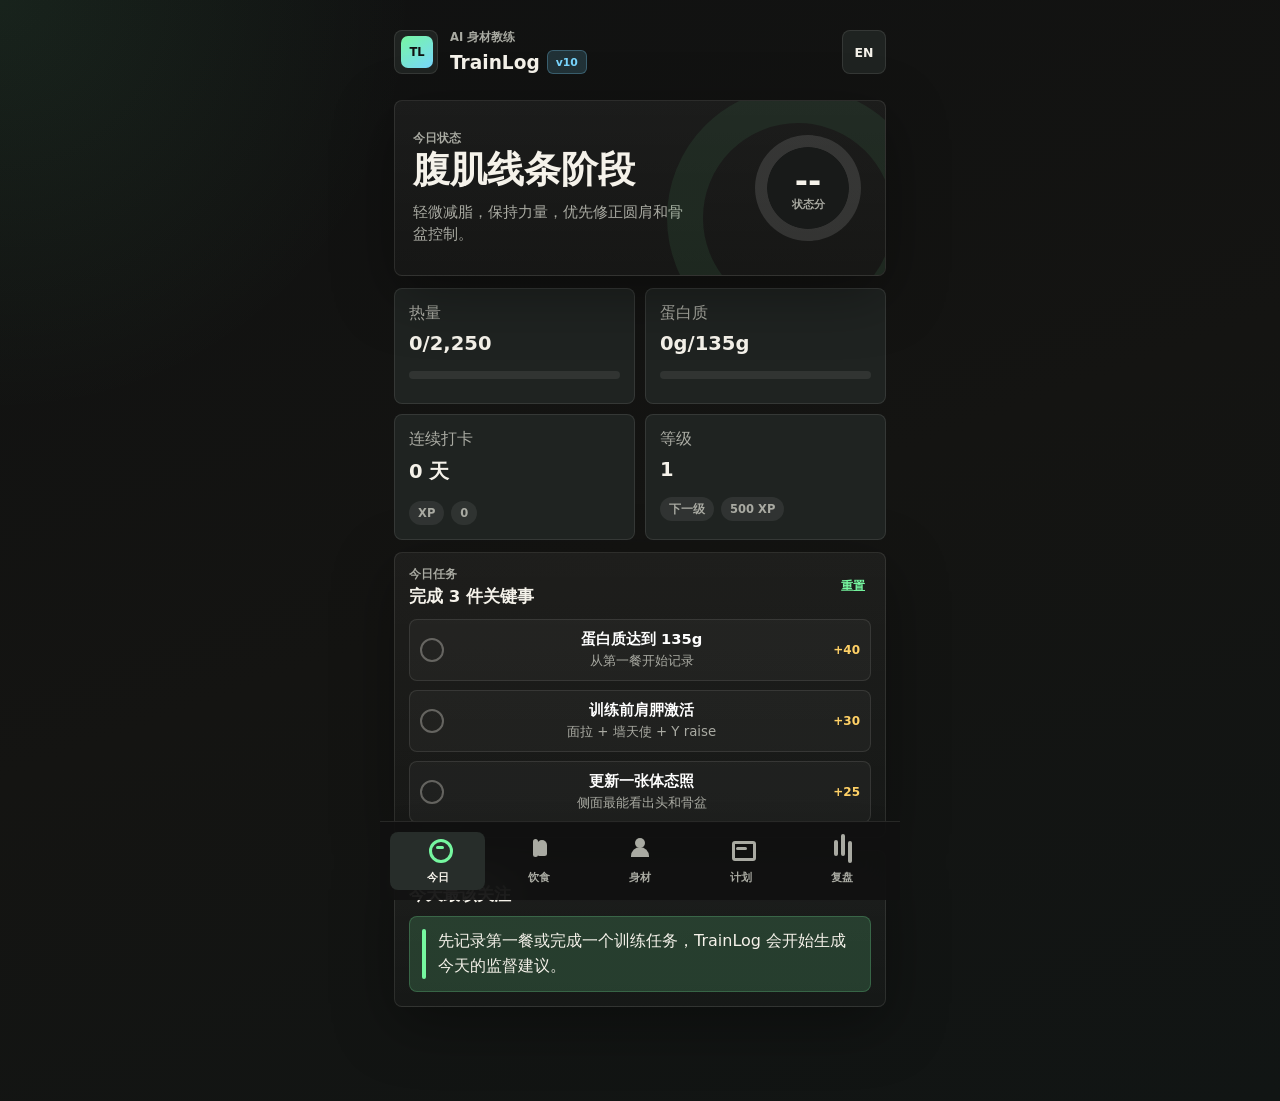
<file: index.html>
<!doctype html>
<html lang="zh-CN">
  <head>
    <meta charset="utf-8" />
    <meta name="viewport" content="width=device-width, initial-scale=1, viewport-fit=cover" />
    <meta name="theme-color" content="#101111" />
    <title>TrainLog</title>
    <link rel="manifest" href="manifest.webmanifest" />
    <link rel="icon" href="icon.svg" type="image/svg+xml" />
    <link rel="apple-touch-icon" href="icon.svg" />
    <link rel="stylesheet" href="styles.css?v=10" />
  </head>
  <body>
    <div class="app-shell">
      <header class="topbar">
        <button class="avatar-button" id="profileButton" aria-label="Profile">
          <span>TL</span>
        </button>
        <div>
          <p class="eyebrow" data-i18n="top_eyebrow">AI 身材教练</p>
          <h1>TrainLog <button class="version-button" id="checkUpdateButton" type="button" aria-label="Check for updates">v10</button></h1>
        </div>
        <button class="language-toggle" id="languageToggle" type="button" aria-label="Switch language">EN</button>
      </header>

      <main>
        <section class="screen is-active" id="screen-today" data-screen="today" aria-label="Today">
          <div class="hero-panel">
            <div>
              <p class="eyebrow" data-i18n="today_eyebrow">今日状态</p>
              <h2 data-i18n="today_title">腹肌线条阶段</h2>
              <p class="hero-copy" data-i18n="today_copy">轻微减脂，保持力量，优先修正圆肩和骨盆控制。</p>
            </div>
            <div class="score-orbit" aria-label="Readiness score">
              <span id="readinessScore">86</span>
              <small data-i18n="readiness">状态分</small>
            </div>
          </div>

          <div class="metric-grid">
            <article class="metric-card">
              <p data-i18n="calories">热量</p>
              <strong><span id="caloriesValue">1,240</span>/<span id="caloriesGoal">2,250</span></strong>
              <div class="mini-bar"><span id="caloriesBar"></span></div>
            </article>
            <article class="metric-card">
              <p data-i18n="protein">蛋白质</p>
              <strong><span id="proteinValue">92</span>g/<span id="proteinGoal">135</span>g</strong>
              <div class="mini-bar protein"><span id="proteinBar"></span></div>
            </article>
            <article class="metric-card">
              <p data-i18n="streak">连续打卡</p>
              <strong><span id="streakValue">6</span> <span data-i18n="days">天</span></strong>
              <div class="mini-badges">
                <span>XP</span>
                <span id="xpValue">420</span>
              </div>
            </article>
            <article class="metric-card">
              <p data-i18n="level">等级</p>
              <strong><span id="levelValue">4</span></strong>
              <div class="mini-badges">
                <span data-i18n="next_level">下一级</span>
                <span id="nextLevelValue">80 XP</span>
              </div>
            </article>
          </div>

          <section class="section-block">
            <div class="section-heading">
              <div>
                <p class="eyebrow" data-i18n="quests_eyebrow">今日任务</p>
                <h3 data-i18n="quests_title">完成 3 件关键事</h3>
              </div>
              <button class="plain-button" id="resetDayButton" type="button" data-i18n="reset">重置</button>
            </div>
            <div class="quest-list" id="questList"></div>
          </section>

          <section class="section-block">
            <div class="section-heading">
              <div>
                <p class="eyebrow" data-i18n="coach_eyebrow">AI 教练</p>
                <h3 data-i18n="coach_title">今天最该关注</h3>
              </div>
            </div>
            <div class="coach-card">
              <div class="coach-mark"></div>
              <p id="coachMessage" data-i18n="coach_message">先记录第一餐或完成一个训练任务，TrainLog 会开始生成今天的监督建议。</p>
            </div>
          </section>
        </section>

        <section class="screen" id="screen-food" data-screen="food" aria-label="Food">
          <div class="section-heading screen-heading">
            <div>
              <p class="eyebrow" data-i18n="food_eyebrow">饮食记录</p>
              <h2 data-i18n="food_title">拍照，估算，复用</h2>
            </div>
            <span class="confidence-pill" id="foodAiStatusPill">粗略模式</span>
          </div>

          <section class="tool-panel">
            <div class="scan-tabs" role="tablist" aria-label="Meal type">
              <button class="chip is-active" data-meal-type="meal" type="button" data-i18n="meal_photo">饭菜肉</button>
              <button class="chip" data-meal-type="package" type="button" data-i18n="package_photo">包装食品</button>
              <button class="chip" data-meal-type="manual" type="button" data-i18n="manual_input">手动输入</button>
            </div>
            <div class="meal-mode-card" id="mealModeCard">
              <strong id="mealModeTitle">饭菜肉模式</strong>
              <p id="mealModeCopy">适合饭、菜、肉、外食便当。上传餐食照片，补充克数会更准。</p>
            </div>
            <div class="camera-action-row" id="cameraActionRow">
              <button class="secondary-button" id="takeFoodPhotoButton" type="button">
                <span class="camera-symbol" aria-hidden="true"></span>
                <span id="takeFoodPhotoLabel">直接拍餐食</span>
              </button>
              <button class="secondary-button" id="takeLabelPhotoButton" type="button">
                <span class="camera-symbol" aria-hidden="true"></span>
                <span data-i18n="take_label_photo">拍营养表</span>
              </button>
              <input class="camera-input" id="foodCameraInput" type="file" accept="image/*" capture="environment" />
              <input class="camera-input" id="labelCameraInput" type="file" accept="image/*" capture="environment" />
            </div>
            <label class="upload-zone" id="foodUploadZone" for="foodPhoto">
              <input id="foodPhoto" type="file" accept="image/*" multiple />
              <span class="upload-icon"></span>
              <strong id="foodUploadTitle" data-i18n="upload_food">上传食物照片</strong>
              <small id="foodUploadHint" data-i18n="upload_food_hint">包装食品可再拍营养表，提高准确度</small>
            </label>
            <div class="upload-preview-grid" id="foodPreviewGrid"></div>
            <label class="upload-zone compact" id="labelUploadZone" for="labelPhoto">
              <input id="labelPhoto" type="file" accept="image/*" multiple />
              <span class="upload-icon label"></span>
              <strong id="labelUploadTitle" data-i18n="upload_label">上传营养表或配料表</strong>
              <small id="labelUploadHint" data-i18n="optional">可选</small>
            </label>
            <div class="upload-preview-grid" id="labelPreviewGrid"></div>
            <div class="field-grid">
              <label>
                <span data-i18n="food_name">食物名称</span>
                <input id="foodName" type="text" data-i18n-placeholder="food_name_placeholder" placeholder="例如：鸡胸饭 + 青菜" />
              </label>
              <label>
                <span data-i18n="amount_eaten">实际吃了多少</span>
                <input id="foodAmount" type="text" data-i18n-placeholder="amount_eaten_placeholder" placeholder="例如：2 片 / 半包 / 1 碗" />
              </label>
              <label>
                <span data-i18n="grams">估算克数</span>
                <input id="foodGrams" type="number" min="0" inputmode="decimal" data-i18n-placeholder="grams_placeholder" placeholder="可选" />
              </label>
            </div>
            <label>
              <span data-i18n="notes">补充信息</span>
              <textarea id="foodNotes" rows="3" data-i18n-placeholder="food_notes_placeholder" placeholder="例如：少油，半碗饭，鸡胸大概一掌半"></textarea>
            </label>
            <div class="button-row">
              <button class="primary-button" id="estimateFoodButton" type="button" data-i18n="estimate">AI 估算</button>
              <button class="secondary-button" id="saveFavoriteButton" type="button" data-i18n="save_favorite">收藏</button>
            </div>
            <p class="privacy-note" data-i18n="ai_photo_privacy">启用真实 AI 分析后，所选食物照片会发送到你配置的 AI 服务。</p>
          </section>

          <section class="section-block manual-label-panel" id="manualLabelPanel">
            <div class="section-heading">
              <div>
                <p class="eyebrow" data-i18n="manual_label_eyebrow">可靠后备</p>
                <h3 data-i18n="manual_label_title">手动营养表计算</h3>
              </div>
              <span class="confidence-pill verified-pill" data-i18n="manual_label">营养表计算</span>
            </div>
            <p class="muted" data-i18n="manual_label_intro">把包装上同一栏的热量和营养素输入，再填写实际吃下的份数、个数或克数。</p>
            <div class="field-grid">
              <label>
                <span data-i18n="label_basis">标签基准</span>
                <select id="labelBasisInput">
                  <option value="per_serving" data-i18n="per_serving">每份</option>
                  <option value="per_unit" data-i18n="per_unit">每片 / 每个</option>
                  <option value="per_100g" data-i18n="per_100g">每 100g</option>
                </select>
              </label>
              <label>
                <span data-i18n="consumed_multiplier">实际吃下数量</span>
                <input id="labelConsumedInput" type="number" min="0" step="0.01" inputmode="decimal" placeholder="1" />
              </label>
              <label>
                <span data-i18n="label_calories">标签热量 kcal</span>
                <input id="labelCaloriesInput" type="number" min="0" step="0.1" inputmode="decimal" />
              </label>
              <label>
                <span data-i18n="label_protein">标签蛋白质 g</span>
                <input id="labelProteinInput" type="number" min="0" step="0.1" inputmode="decimal" />
              </label>
              <label>
                <span data-i18n="label_carbs">标签碳水 g</span>
                <input id="labelCarbsInput" type="number" min="0" step="0.1" inputmode="decimal" />
              </label>
              <label>
                <span data-i18n="label_fat">标签脂肪 g</span>
                <input id="labelFatInput" type="number" min="0" step="0.1" inputmode="decimal" />
              </label>
            </div>
            <button class="primary-button full" id="calculateLabelButton" type="button" data-i18n="calculate_label">按营养表计算</button>
          </section>

          <section class="section-block">
            <div class="section-heading">
              <div>
                <p class="eyebrow" data-i18n="result_eyebrow">估算结果</p>
                <h3 id="foodResultTitle" data-i18n="awaiting_scan">等待扫描</h3>
              </div>
              <span class="confidence-pill" id="confidencePill">0%</span>
            </div>
            <div class="nutrition-grid">
              <div><span data-i18n="calories_short">热量</span><strong id="resultCalories">--</strong></div>
              <div><span data-i18n="protein_short">蛋白</span><strong id="resultProtein">--</strong></div>
              <div><span data-i18n="carbs">碳水</span><strong id="resultCarbs">--</strong></div>
              <div><span data-i18n="fat">脂肪</span><strong id="resultFat">--</strong></div>
            </div>
            <div class="button-row">
              <button class="primary-button" id="addFoodToTodayButton" type="button" data-i18n="add_to_today" disabled>加入今日</button>
              <button class="secondary-button" id="clearTodayFoodButton" type="button" data-i18n="clear_today_food">清空今日饮食</button>
            </div>
            <p class="muted" id="foodCoachNote" data-i18n="food_empty_note">拍照或输入后会生成热量、宏量营养和准确度建议。</p>
          </section>

          <section class="section-block">
            <div class="section-heading">
              <div>
                <p class="eyebrow" data-i18n="favorites_eyebrow">常用食物</p>
                <h3 data-i18n="favorites_title">一键复用</h3>
              </div>
            </div>
            <div class="favorite-list" id="favoriteList"></div>
          </section>

          <section class="section-block">
            <div class="section-heading">
              <div>
                <p class="eyebrow" data-i18n="history_eyebrow">饮食历史</p>
                <h3 data-i18n="history_title">回看每天吃了什么</h3>
              </div>
              <button class="tiny-button" id="showAllHistoryButton" type="button" data-i18n="show_all">全部</button>
            </div>
            <label class="history-date-filter">
              <span data-i18n="filter_date">筛选日期</span>
              <input id="historyDateInput" type="date" />
            </label>
            <div class="food-history-list" id="foodHistoryList"></div>
          </section>
        </section>

        <section class="screen" id="screen-body" data-screen="body" aria-label="Body">
          <div class="section-heading screen-heading">
            <div>
              <p class="eyebrow" data-i18n="body_eyebrow">身材与体态</p>
              <h2 data-i18n="body_title">直接指出问题，鼓励推进</h2>
            </div>
          </div>

          <section class="tool-panel">
            <div class="body-upload-grid">
              <label class="body-upload" for="frontPhoto">
                <input id="frontPhoto" type="file" accept="image/*" capture="environment" />
                <span data-i18n="front">正面</span>
                <img id="frontPreview" alt="" hidden />
              </label>
              <label class="body-upload" for="sidePhoto">
                <input id="sidePhoto" type="file" accept="image/*" capture="environment" />
                <span data-i18n="side">侧面</span>
                <img id="sidePreview" alt="" hidden />
              </label>
              <label class="body-upload" for="backPhoto">
                <input id="backPhoto" type="file" accept="image/*" capture="environment" />
                <span data-i18n="back">背面</span>
                <img id="backPreview" alt="" hidden />
              </label>
            </div>
            <button class="primary-button full" id="analyzeBodyButton" type="button" data-i18n="analyze_body">分析身材与体态</button>
          </section>

          <section class="posture-layout">
            <div class="posture-visual" aria-hidden="true">
              <div class="head-node"></div>
              <div class="spine-line"></div>
              <div class="shoulder-line"></div>
              <div class="hip-line"></div>
              <div class="knee-line"></div>
              <span class="tag tag-neck" data-i18n="neck_tag">头前伸</span>
              <span class="tag tag-shoulder" data-i18n="shoulder_tag">圆肩</span>
              <span class="tag tag-hip" data-i18n="hip_tag">骨盆控制</span>
            </div>
            <div class="analysis-list" id="postureList"></div>
          </section>

          <section class="section-block">
            <div class="section-heading">
              <div>
                <p class="eyebrow" data-i18n="physique_eyebrow">身材反馈</p>
                <h3 data-i18n="physique_title">下一阶段重点</h3>
              </div>
            </div>
            <div class="focus-grid" id="physiqueFocus"></div>
          </section>

          <section class="section-block motivation-block">
            <div>
              <p class="eyebrow" data-i18n="future_eyebrow">未来参考</p>
              <h3 data-i18n="future_title">生成目标视觉</h3>
              <p class="muted" data-i18n="future_note">用于激励和方向感，不作为医学或结果承诺。</p>
            </div>
            <button class="secondary-button" id="futureButton" type="button" data-i18n="generate">生成</button>
          </section>
        </section>

        <section class="screen" id="screen-plan" data-screen="plan" aria-label="Plan">
          <div class="section-heading screen-heading">
            <div>
              <p class="eyebrow" data-i18n="plan_eyebrow">训练计划</p>
              <h2 data-i18n="plan_title">6 练 + 体态修复</h2>
            </div>
          </div>

          <section class="week-strip" id="weekStrip"></section>

          <section class="section-block">
            <div class="section-heading">
              <div>
                <p class="eyebrow" data-i18n="today_training_eyebrow">今日训练</p>
                <h3 id="trainingTitle">Pull + Posture</h3>
              </div>
              <span class="confidence-pill" id="trainingLoad">72%</span>
            </div>
            <div class="exercise-list" id="exerciseList"></div>
          </section>

          <section class="section-block training-edit-panel">
            <div class="section-heading">
              <div>
                <p class="eyebrow" data-i18n="custom_training_eyebrow">自定义训练</p>
                <h3 data-i18n="custom_training_title">修改当天内容</h3>
              </div>
            </div>
            <div class="field-grid">
              <label>
                <span data-i18n="exercise_name">动作名称</span>
                <input id="customExerciseName" type="text" data-i18n-placeholder="exercise_name_placeholder" placeholder="例如：上斜哑铃卧推" />
              </label>
              <label>
                <span data-i18n="exercise_detail">组数说明</span>
                <input id="customExerciseDetail" type="text" data-i18n-placeholder="exercise_detail_placeholder" placeholder="4 组，8-10 次" />
              </label>
            </div>
            <div class="button-row wrap">
              <button class="primary-button" id="saveExerciseButton" type="button" data-i18n="save_exercise">保存动作</button>
              <button class="secondary-button" id="clearExerciseButton" type="button" data-i18n="clear_form">清空</button>
              <button class="secondary-button" id="resetTrainingButton" type="button" data-i18n="reset_training">恢复当天默认</button>
            </div>
            <p class="muted" id="trainingEditNote" data-i18n="training_edit_note">编辑或删除默认动作时，会自动复制一份当天计划给你单独修改。</p>
          </section>

          <section class="section-block">
            <div class="section-heading">
              <div>
                <p class="eyebrow" data-i18n="mobility_eyebrow">体态修复</p>
                <h3 data-i18n="mobility_title">8 分钟启动</h3>
              </div>
            </div>
            <div class="mobility-grid" id="mobilityGrid"></div>
          </section>
        </section>

        <section class="screen" id="screen-review" data-screen="review" aria-label="Review">
          <div class="section-heading screen-heading">
            <div>
              <p class="eyebrow" data-i18n="review_eyebrow">每周复盘</p>
              <h2 data-i18n="review_title">看趋势，不看一天</h2>
            </div>
          </div>

          <section class="chart-panel">
            <div class="section-heading">
              <div>
                <p class="eyebrow" data-i18n="trend_eyebrow">7 天趋势</p>
                <h3 data-i18n="trend_title">热量与蛋白质</h3>
              </div>
            </div>
            <div class="bar-chart" id="weeklyChart"></div>
          </section>

          <section class="insight-grid">
            <article>
              <span data-i18n="best_win">最佳进展</span>
              <strong data-i18n="best_win_text">开始后生成</strong>
              <p data-i18n="best_win_copy">记录饮食、训练和体态后，这里会显示你最稳定的进展。</p>
            </article>
            <article>
              <span data-i18n="main_risk">主要风险</span>
              <strong data-i18n="main_risk_text">暂无风险</strong>
              <p data-i18n="main_risk_copy">数据不足时不会乱下结论，记录几天后再判断。</p>
            </article>
            <article>
              <span data-i18n="next_adjustment">下周调整</span>
              <strong data-i18n="next_adjustment_text">等待第一周数据</strong>
              <p data-i18n="next_adjustment_copy">满一周后再调整热量、训练容量和体态任务。</p>
            </article>
          </section>

          <section class="section-block profile-panel">
            <div class="section-heading">
              <div>
                <p class="eyebrow" data-i18n="profile_eyebrow">个人目标</p>
                <h3 data-i18n="profile_title">你的实验参数</h3>
              </div>
            </div>
            <div class="field-grid">
              <label>
                <span data-i18n="height">身高</span>
                <input id="heightInput" type="number" value="177" />
              </label>
              <label>
                <span data-i18n="weight">体重</span>
                <input id="weightInput" type="number" value="66" />
              </label>
              <label>
                <span data-i18n="age">年龄</span>
                <input id="ageInput" type="number" value="20" />
              </label>
              <label>
                <span data-i18n="training_days">每周训练</span>
                <input id="daysInput" type="number" value="6" />
              </label>
            </div>
            <label>
              <span data-i18n="goal">目标</span>
              <textarea id="goalInput" rows="3">改善体态，上镜更好看，练出腹肌。</textarea>
            </label>
            <button class="primary-button full" id="saveProfileButton" type="button" data-i18n="save_profile">保存目标</button>
            <p class="privacy-note" data-i18n="privacy_note">身材照默认只保留在本机预览。体态分析不是医疗诊断。</p>
          </section>

          <section class="section-block sync-panel">
            <div class="section-heading">
              <div>
                <p class="eyebrow" data-i18n="sync_eyebrow">独立 App 与同步</p>
                <h3 data-i18n="sync_title">手机和电脑共用数据</h3>
              </div>
              <span class="confidence-pill" id="syncStatusPill" data-i18n="local_only">本机模式</span>
            </div>
            <p class="muted" data-i18n="sync_intro">正式使用时，把 TrainLog 部署到 HTTPS，然后手机添加到主屏幕。开启云同步后，手机和电脑打开同一个网址即可共享数据。</p>
            <div class="field-grid">
              <label>
                <span data-i18n="sync_endpoint">同步端点</span>
                <input id="syncEndpointInput" type="url" inputmode="url" placeholder="https://your-worker.example.workers.dev" />
              </label>
              <label>
                <span data-i18n="sync_key">同步密钥</span>
                <input id="syncKeyInput" type="password" autocomplete="new-password" placeholder="trainlog-private-key" />
              </label>
            </div>
            <label>
              <span data-i18n="device_name">设备名称</span>
              <input id="deviceNameInput" type="text" placeholder="Haoen iPhone" />
            </label>
            <label>
              <span data-i18n="ai_endpoint">AI 分析端点</span>
              <input id="aiEndpointInput" type="url" inputmode="url" placeholder="https://your-worker.example.workers.dev" />
            </label>
            <div class="button-row wrap">
              <button class="secondary-button" id="saveSyncButton" type="button" data-i18n="save_sync">保存同步设置</button>
              <button class="secondary-button" id="testAiButton" type="button" data-i18n="test_ai">检查 AI 连接</button>
              <button class="primary-button" id="pushSyncButton" type="button" data-i18n="push_sync">上传到云端</button>
              <button class="secondary-button" id="pullSyncButton" type="button" data-i18n="pull_sync">从云端恢复</button>
            </div>
            <div class="button-row wrap">
              <button class="secondary-button" id="exportDataButton" type="button" data-i18n="export_data">导出备份</button>
              <button class="secondary-button" id="importDataButton" type="button" data-i18n="import_data">导入备份</button>
              <input id="importDataInput" type="file" accept="application/json,.json" hidden />
            </div>
            <p class="privacy-note" id="syncNote" data-i18n="sync_note">当前仍是本机优先。没有同步端点时，数据只保存在这台设备的浏览器里。</p>
          </section>
        </section>
      </main>

      <nav class="bottom-nav" aria-label="Primary">
        <button class="nav-item is-active" data-target="today" type="button">
          <span class="nav-icon today"></span>
          <small data-i18n="nav_today">今日</small>
        </button>
        <button class="nav-item" data-target="food" type="button">
          <span class="nav-icon food"></span>
          <small data-i18n="nav_food">饮食</small>
        </button>
        <button class="nav-item" data-target="body" type="button">
          <span class="nav-icon body"></span>
          <small data-i18n="nav_body">身材</small>
        </button>
        <button class="nav-item" data-target="plan" type="button">
          <span class="nav-icon plan"></span>
          <small data-i18n="nav_plan">计划</small>
        </button>
        <button class="nav-item" data-target="review" type="button">
          <span class="nav-icon review"></span>
          <small data-i18n="nav_review">复盘</small>
        </button>
      </nav>
    </div>

    <script src="app.js?v=11" defer></script>
  </body>
</html>
</file>
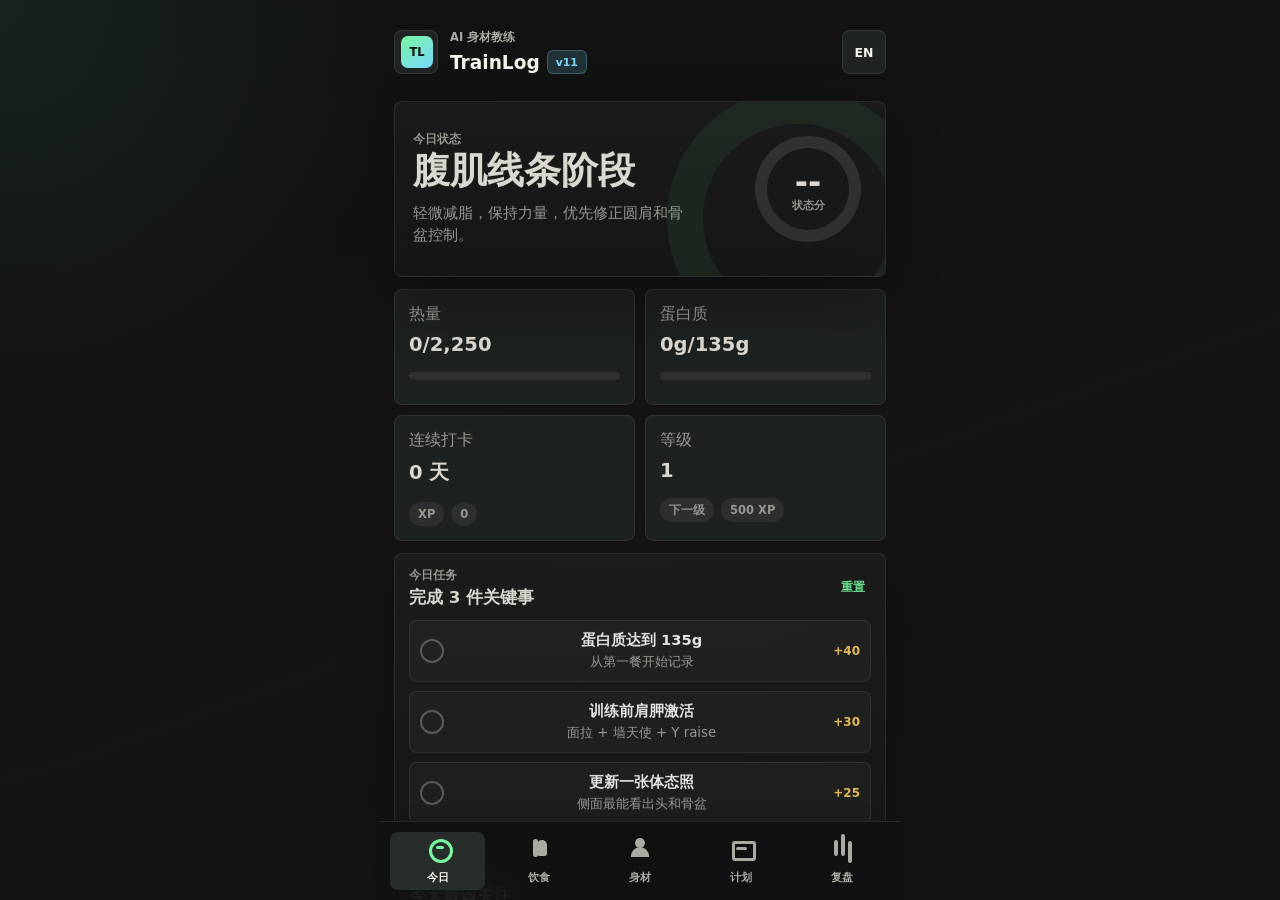
<file: force-update-v11.html>
<!doctype html>
<html lang="zh-CN">
  <head>
    <meta charset="utf-8" />
    <meta name="viewport" content="width=device-width, initial-scale=1" />
    <meta name="theme-color" content="#0b0d0c" />
    <title>TrainLog v11 升级</title>
    <style>
      * { box-sizing: border-box; }
      body { margin: 0; min-height: 100vh; display: grid; place-items: center; padding: 24px; background: #0b0d0c; color: #f2f5f1; font-family: system-ui, -apple-system, "Segoe UI", sans-serif; }
      main { width: min(100%, 440px); }
      h1 { margin: 0 0 12px; font-size: 2rem; }
      p { color: #aeb7b0; line-height: 1.6; }
      #status { min-height: 52px; color: #76e5ac; }
      button { width: 100%; min-height: 52px; border: 0; border-radius: 6px; background: #00d783; color: #07130d; font: inherit; font-weight: 800; }
      button:disabled { opacity: .55; }
    </style>
  </head>
  <body>
    <main>
      <h1>TrainLog v11</h1>
      <p>正在清除旧版 v10 缓存并打开独立 v11。你的饮食、训练与个人数据不会被删除。</p>
      <p id="status">准备升级...</p>
      <button id="upgradeButton" type="button">强制打开 v11</button>
    </main>
    <script>
      const status = document.querySelector("#status");
      const button = document.querySelector("#upgradeButton");
      const pause = (ms) => new Promise((resolve) => setTimeout(resolve, ms));
      async function upgrade() {
        button.disabled = true;
        try {
          status.textContent = "正在移除 v10 Service Worker...";
          const registrations = await navigator.serviceWorker.getRegistrations();
          await Promise.all(registrations.map((registration) => registration.unregister()));
          status.textContent = "正在清除 TrainLog 旧缓存...";
          const cacheNames = await caches.keys();
          await Promise.all(cacheNames.filter((name) => name.startsWith("trainlog-")).map((name) => caches.delete(name)));
          status.textContent = "旧缓存已清除，正在打开独立 v11...";
          await pause(800);
          location.replace(`./v11.html?v=11-force-${Date.now()}`);
        } catch (error) {
          status.textContent = `升级失败：${error.message || "请检查网络后重试"}`;
          button.disabled = false;
        }
      }
      button.addEventListener("click", upgrade);
      upgrade();
    </script>
  </body>
</html>
</file>
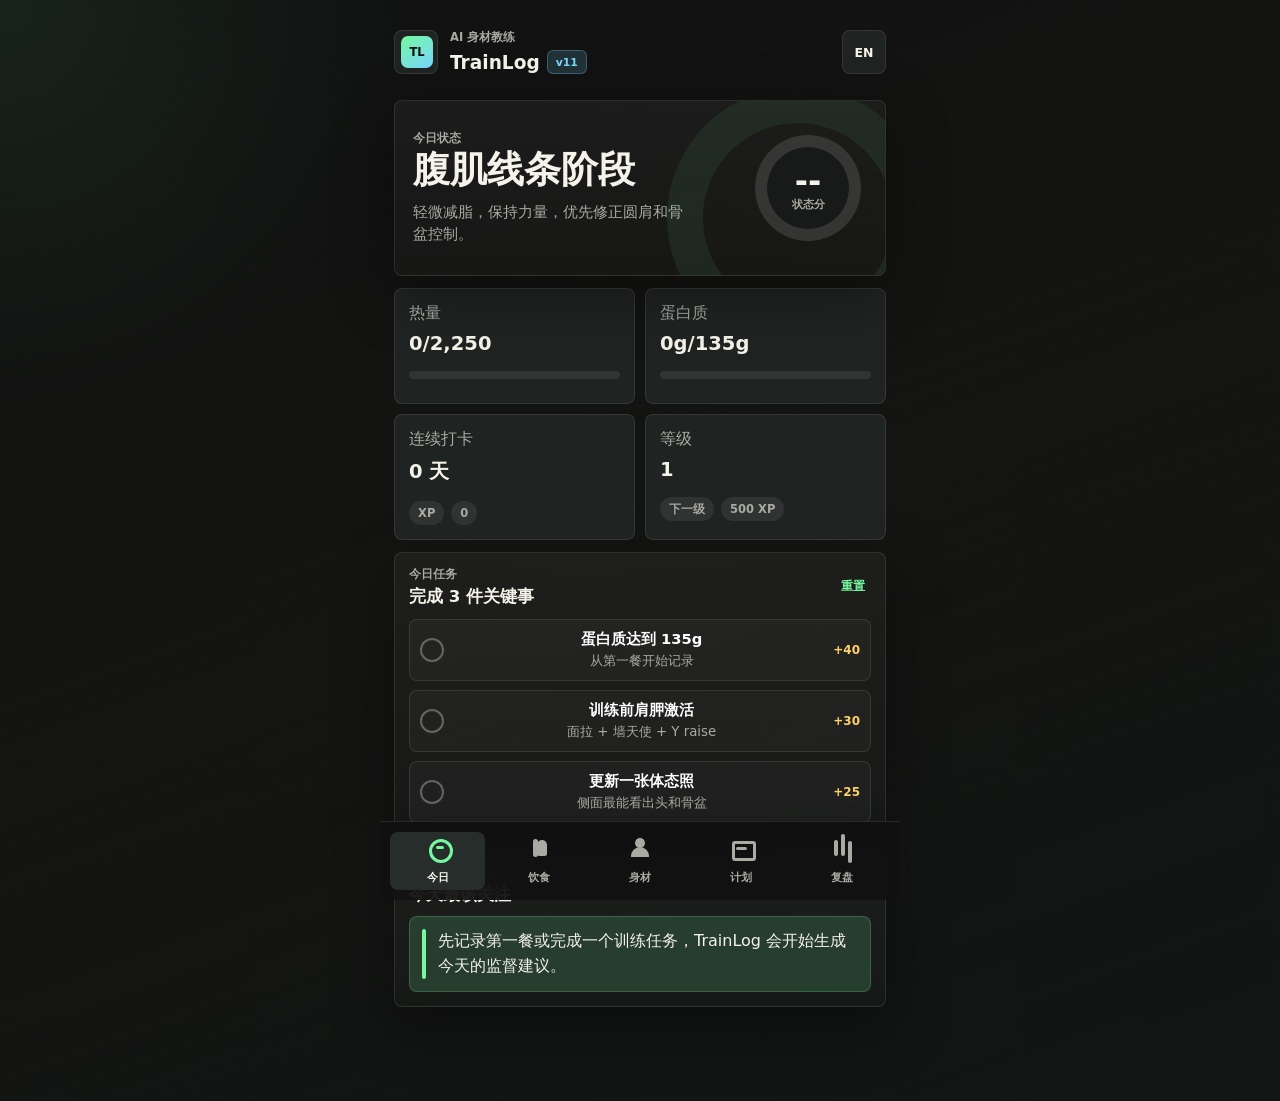
<file: v11.html>
<!doctype html>
<html lang="zh-CN">
  <head>
    <meta charset="utf-8" />
    <meta name="viewport" content="width=device-width, initial-scale=1" />
    <meta name="theme-color" content="#101111" />
    <title>TrainLog v11</title>
    <style>
      body { margin: 0; min-height: 100vh; display: grid; place-items: center; background: #101111; color: #f2f5f1; font-family: system-ui, -apple-system, "Segoe UI", sans-serif; }
    </style>
  </head>
  <body>
    <p>正在启动 TrainLog v11...</p>
    <script>
      (async () => {
        try {
          const response = await fetch(`./index.html?v11-source=${Date.now()}`, { cache: "no-store" });
          if (!response.ok) throw new Error(`HTTP ${response.status}`);
          let html = await response.text();
          html = html
            .replace(/<title>[\s\S]*?<\/title>/i, "<title>TrainLog v11</title>")
            .replace(/>v10<\/button>/g, ">v11</button>")
            .replace(/<script src="app\.js\?v=10" defer><\/script>/, '<script src="app.js?v=10&no-runtime=1"><\/script><script src="trainlog-v11-runtime.js?v=11"><\/script>');
          document.open();
          document.write(html);
          document.close();
        } catch (error) {
          document.body.innerHTML = `<main><h1>TrainLog v11</h1><p>启动失败：${error.message}</p><button onclick="location.reload()">重试</button></main>`;
        }
      })();
    </script>
  </body>
</html>
</file>
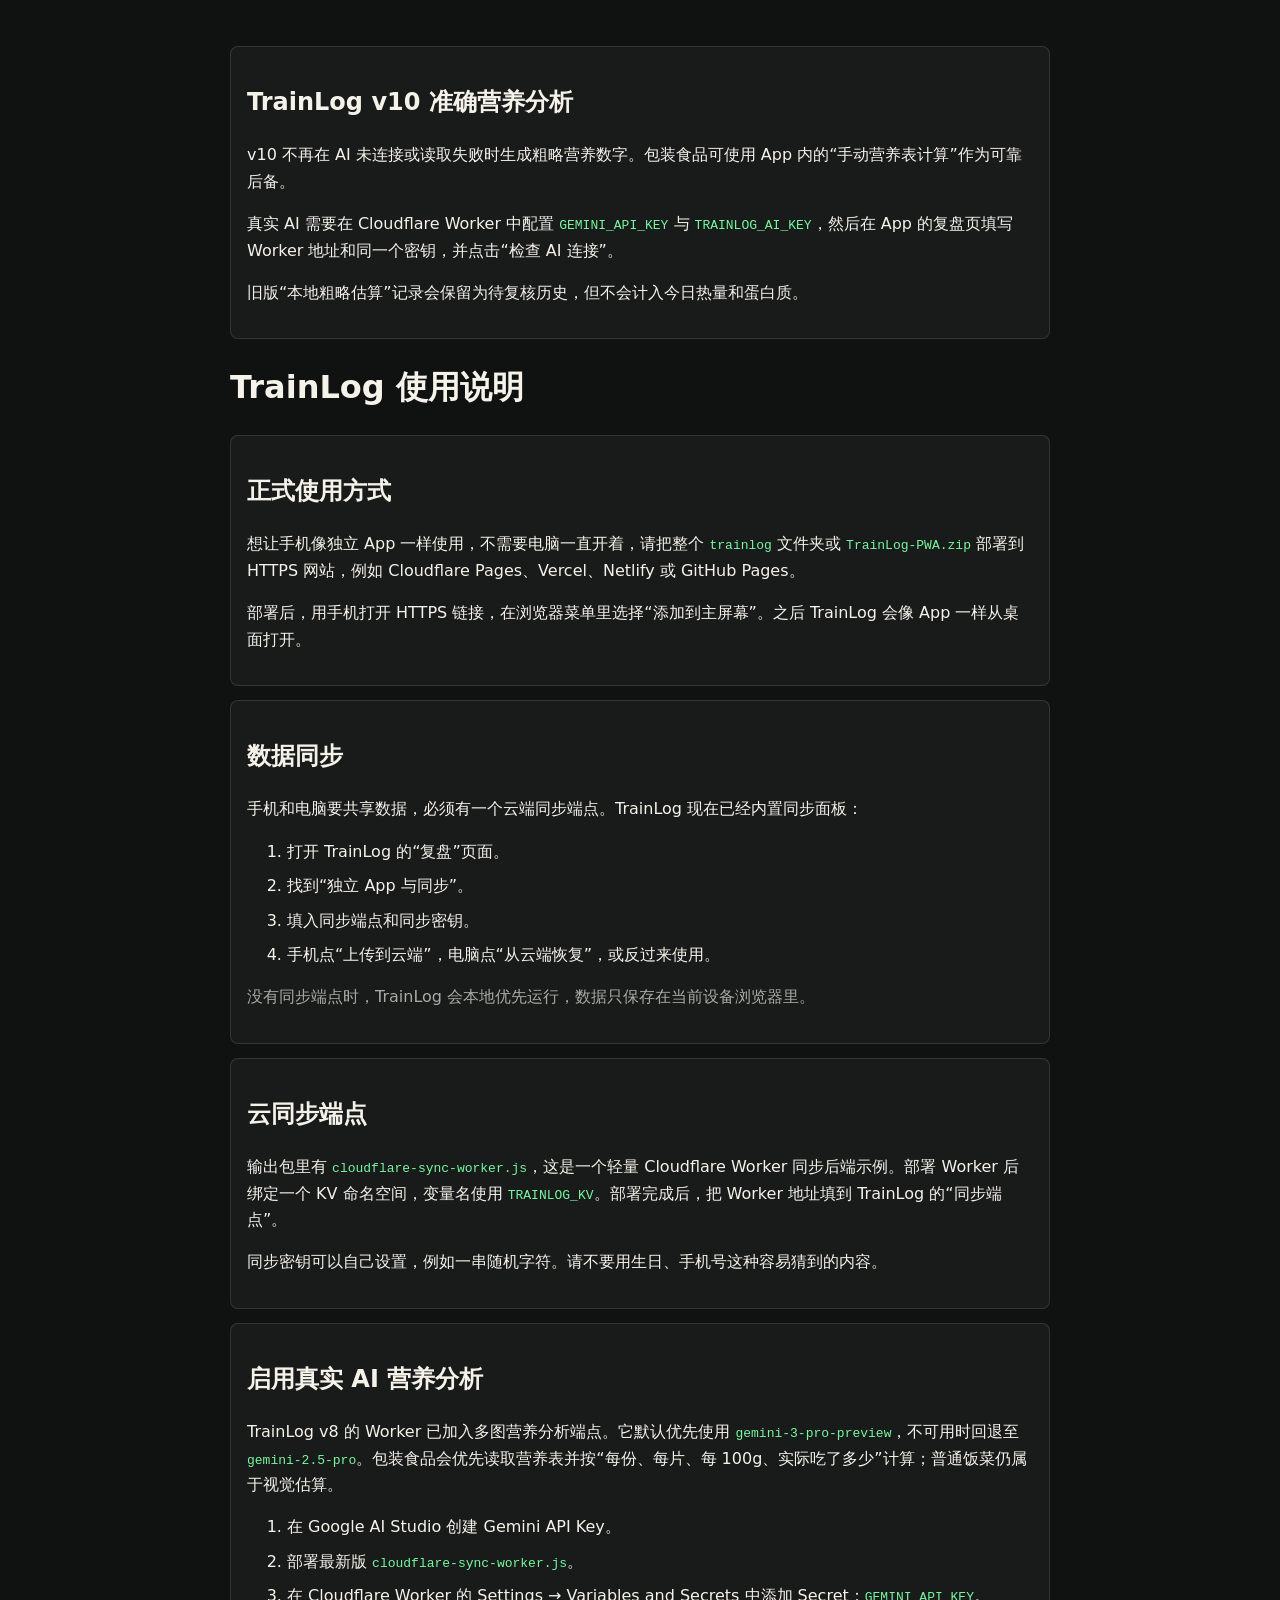
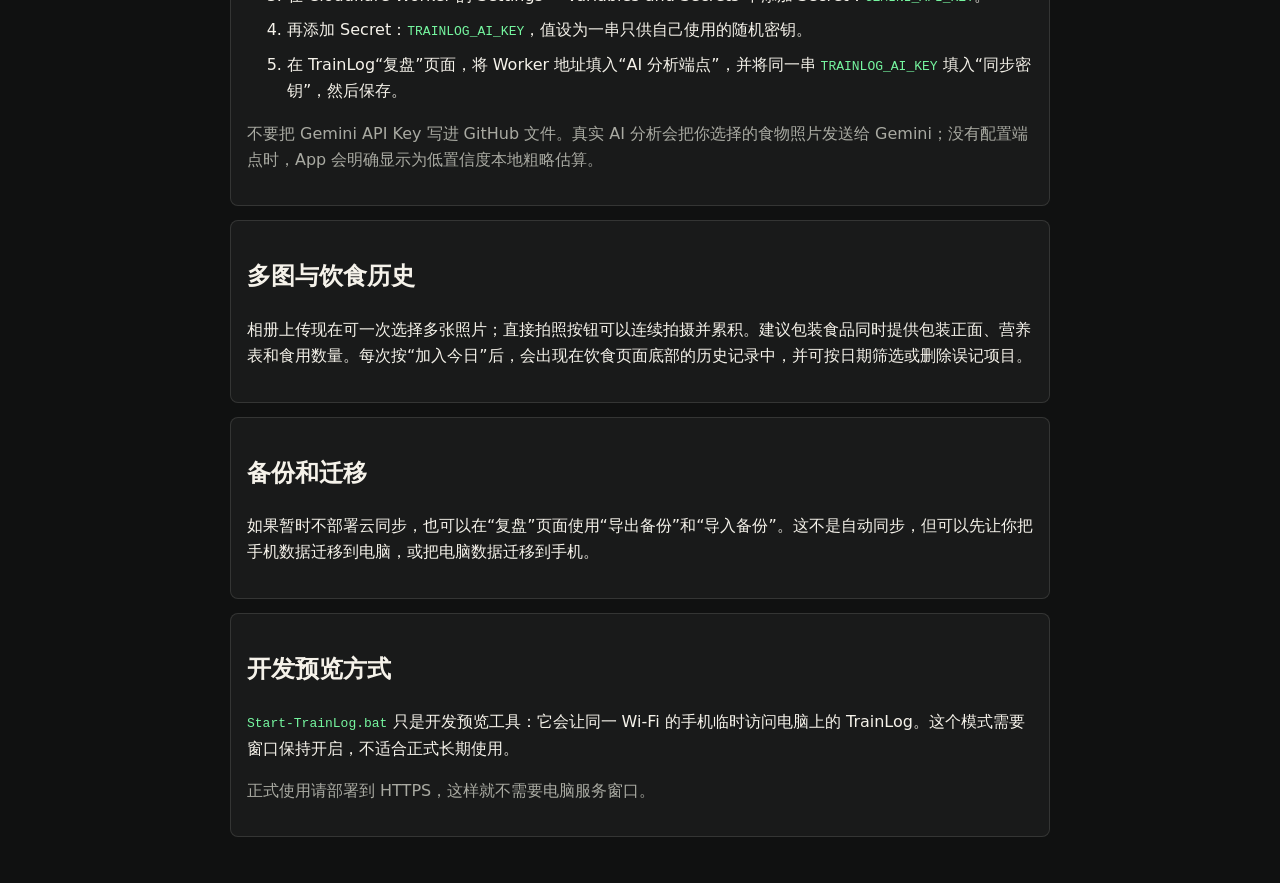
<file: 使用说明.html>
<!doctype html>
<html lang="zh-CN">
  <head>
    <meta charset="utf-8" />
    <meta name="viewport" content="width=device-width, initial-scale=1" />
    <title>TrainLog 使用说明</title>
    <style>
      :root {
        color-scheme: dark;
        font-family: Inter, system-ui, "Microsoft YaHei", sans-serif;
        background: #101111;
        color: #f5f2ea;
      }
      body {
        max-width: 820px;
        margin: 0 auto;
        padding: 32px 18px;
        line-height: 1.65;
      }
      h1,
      h2 {
        letter-spacing: 0;
      }
      a,
      code {
        color: #76f7a0;
      }
      section {
        border: 1px solid rgba(245, 242, 234, 0.12);
        border-radius: 8px;
        padding: 16px;
        margin: 14px 0;
        background: rgba(255, 255, 255, 0.04);
      }
      .muted {
        color: #a9aaa2;
      }
      li {
        margin: 8px 0;
      }
    </style>
  </head>
  <body>
    <section>
      <h1>TrainLog v10 准确营养分析</h1>
      <p>v10 不再在 AI 未连接或读取失败时生成粗略营养数字。包装食品可使用 App 内的“手动营养表计算”作为可靠后备。</p>
      <p>真实 AI 需要在 Cloudflare Worker 中配置 <code>GEMINI_API_KEY</code> 与 <code>TRAINLOG_AI_KEY</code>，然后在 App 的复盘页填写 Worker 地址和同一个密钥，并点击“检查 AI 连接”。</p>
      <p>旧版“本地粗略估算”记录会保留为待复核历史，但不会计入今日热量和蛋白质。</p>
    </section>
    <h1>TrainLog 使用说明</h1>

    <section>
      <h2>正式使用方式</h2>
      <p>想让手机像独立 App 一样使用，不需要电脑一直开着，请把整个 <code>trainlog</code> 文件夹或 <code>TrainLog-PWA.zip</code> 部署到 HTTPS 网站，例如 Cloudflare Pages、Vercel、Netlify 或 GitHub Pages。</p>
      <p>部署后，用手机打开 HTTPS 链接，在浏览器菜单里选择“添加到主屏幕”。之后 TrainLog 会像 App 一样从桌面打开。</p>
    </section>

    <section>
      <h2>数据同步</h2>
      <p>手机和电脑要共享数据，必须有一个云端同步端点。TrainLog 现在已经内置同步面板：</p>
      <ol>
        <li>打开 TrainLog 的“复盘”页面。</li>
        <li>找到“独立 App 与同步”。</li>
        <li>填入同步端点和同步密钥。</li>
        <li>手机点“上传到云端”，电脑点“从云端恢复”，或反过来使用。</li>
      </ol>
      <p class="muted">没有同步端点时，TrainLog 会本地优先运行，数据只保存在当前设备浏览器里。</p>
    </section>

    <section>
      <h2>云同步端点</h2>
      <p>输出包里有 <code>cloudflare-sync-worker.js</code>，这是一个轻量 Cloudflare Worker 同步后端示例。部署 Worker 后绑定一个 KV 命名空间，变量名使用 <code>TRAINLOG_KV</code>。部署完成后，把 Worker 地址填到 TrainLog 的“同步端点”。</p>
      <p>同步密钥可以自己设置，例如一串随机字符。请不要用生日、手机号这种容易猜到的内容。</p>
    </section>

    <section>
      <h2>启用真实 AI 营养分析</h2>
      <p>TrainLog v8 的 Worker 已加入多图营养分析端点。它默认优先使用 <code>gemini-3-pro-preview</code>，不可用时回退至 <code>gemini-2.5-pro</code>。包装食品会优先读取营养表并按“每份、每片、每 100g、实际吃了多少”计算；普通饭菜仍属于视觉估算。</p>
      <ol>
        <li>在 Google AI Studio 创建 Gemini API Key。</li>
        <li>部署最新版 <code>cloudflare-sync-worker.js</code>。</li>
        <li>在 Cloudflare Worker 的 Settings → Variables and Secrets 中添加 Secret：<code>GEMINI_API_KEY</code>。</li>
        <li>再添加 Secret：<code>TRAINLOG_AI_KEY</code>，值设为一串只供自己使用的随机密钥。</li>
        <li>在 TrainLog“复盘”页面，将 Worker 地址填入“AI 分析端点”，并将同一串 <code>TRAINLOG_AI_KEY</code> 填入“同步密钥”，然后保存。</li>
      </ol>
      <p class="muted">不要把 Gemini API Key 写进 GitHub 文件。真实 AI 分析会把你选择的食物照片发送给 Gemini；没有配置端点时，App 会明确显示为低置信度本地粗略估算。</p>
    </section>

    <section>
      <h2>多图与饮食历史</h2>
      <p>相册上传现在可一次选择多张照片；直接拍照按钮可以连续拍摄并累积。建议包装食品同时提供包装正面、营养表和食用数量。每次按“加入今日”后，会出现在饮食页面底部的历史记录中，并可按日期筛选或删除误记项目。</p>
    </section>

    <section>
      <h2>备份和迁移</h2>
      <p>如果暂时不部署云同步，也可以在“复盘”页面使用“导出备份”和“导入备份”。这不是自动同步，但可以先让你把手机数据迁移到电脑，或把电脑数据迁移到手机。</p>
    </section>

    <section>
      <h2>开发预览方式</h2>
      <p><code>Start-TrainLog.bat</code> 只是开发预览工具：它会让同一 Wi-Fi 的手机临时访问电脑上的 TrainLog。这个模式需要窗口保持开启，不适合正式长期使用。</p>
      <p class="muted">正式使用请部署到 HTTPS，这样就不需要电脑服务窗口。</p>
    </section>
  </body>
</html>
</file>
<file: styles.css>
:root {
  color-scheme: dark;
  --bg: #101111;
  --bg-soft: #171918;
  --panel: #1f2321;
  --panel-strong: #272d2a;
  --text: #f5f2ea;
  --muted: #a9aaa2;
  --line: rgba(245, 242, 234, 0.1);
  --green: #76f7a0;
  --green-soft: rgba(118, 247, 160, 0.16);
  --cyan: #79d7ff;
  --cyan-soft: rgba(121, 215, 255, 0.16);
  --amber: #ffd166;
  --amber-soft: rgba(255, 209, 102, 0.16);
  --coral: #ff8b7b;
  --coral-soft: rgba(255, 139, 123, 0.16);
  --radius: 8px;
  --shadow: 0 18px 60px rgba(0, 0, 0, 0.35);
  font-family:
    Inter, ui-sans-serif, system-ui, -apple-system, BlinkMacSystemFont, "Segoe UI",
    "Microsoft YaHei", sans-serif;
}

* {
  box-sizing: border-box;
}

html {
  min-height: 100%;
  background:
    radial-gradient(circle at top left, rgba(118, 247, 160, 0.08), transparent 26rem),
    linear-gradient(160deg, #101111, #141412 50%, #111514);
}

body {
  min-height: 100%;
  margin: 0;
  background: transparent;
  color: var(--text);
}

button,
input,
textarea,
select {
  font: inherit;
}

button {
  cursor: pointer;
}

.app-shell {
  width: min(100%, 520px);
  min-height: 100vh;
  min-height: 100dvh;
  margin: 0 auto;
  padding: max(14px, env(safe-area-inset-top)) 14px calc(94px + env(safe-area-inset-bottom));
  position: relative;
}

.topbar {
  min-height: 60px;
  display: grid;
  grid-template-columns: 44px 1fr 44px;
  align-items: center;
  gap: 12px;
  margin-bottom: 18px;
}

.topbar h1,
.screen h2,
.section-heading h3,
.hero-panel h2 {
  margin: 0;
  letter-spacing: 0;
}

.topbar h1 {
  font-size: 1.16rem;
  display: flex;
  align-items: center;
  gap: 7px;
}

.version-button {
  min-height: 24px;
  padding: 0 8px;
  border: 1px solid rgba(121, 215, 255, 0.28);
  border-radius: 6px;
  background: var(--cyan-soft);
  color: var(--cyan);
  font-size: 0.68rem;
  font-weight: 900;
}

.screen h2,
.hero-panel h2 {
  font-size: clamp(1.4rem, 8vw, 2.3rem);
  line-height: 1.03;
}

.section-heading h3 {
  font-size: 1.04rem;
  line-height: 1.18;
}

.eyebrow {
  margin: 0 0 5px;
  color: var(--muted);
  font-size: 0.72rem;
  font-weight: 800;
  text-transform: uppercase;
}

.avatar-button,
.language-toggle,
.plain-button,
.nav-item {
  border: 0;
  color: var(--text);
}

.avatar-button,
.language-toggle {
  width: 44px;
  height: 44px;
  border-radius: var(--radius);
  background: var(--panel);
  border: 1px solid var(--line);
}

.avatar-button span {
  display: grid;
  place-items: center;
  width: 32px;
  height: 32px;
  margin: auto;
  border-radius: 7px;
  background: linear-gradient(145deg, var(--green), var(--cyan));
  color: #101111;
  font-size: 0.72rem;
  font-weight: 900;
}

.language-toggle {
  font-size: 0.78rem;
  font-weight: 900;
}

.screen {
  display: none;
  animation: rise 220ms ease both;
}

.screen.is-active {
  display: block;
}

@keyframes rise {
  from {
    opacity: 0;
    transform: translateY(8px);
  }
  to {
    opacity: 1;
    transform: translateY(0);
  }
}

.hero-panel,
.tool-panel,
.section-block,
.chart-panel,
.posture-layout,
.profile-panel {
  border: 1px solid var(--line);
  background: linear-gradient(180deg, rgba(255, 255, 255, 0.045), rgba(255, 255, 255, 0.02));
  border-radius: var(--radius);
  box-shadow: var(--shadow);
}

.hero-panel {
  min-height: 176px;
  padding: 18px;
  display: grid;
  grid-template-columns: 1fr 112px;
  gap: 16px;
  align-items: center;
  overflow: hidden;
  position: relative;
}

.hero-panel::after {
  content: "";
  position: absolute;
  right: -44px;
  bottom: -74px;
  width: 190px;
  height: 190px;
  border-radius: 50%;
  border: 36px solid rgba(118, 247, 160, 0.07);
}

.hero-copy {
  max-width: 17rem;
  margin: 12px 0 0;
  color: var(--muted);
  line-height: 1.5;
  font-size: 0.92rem;
}

.score-orbit {
  width: 106px;
  aspect-ratio: 1;
  border-radius: 50%;
  display: grid;
  place-items: center;
  align-content: center;
  background:
    radial-gradient(circle at center, #181a19 54%, transparent 55%),
    conic-gradient(var(--green) 0 86%, rgba(255, 255, 255, 0.12) 86% 100%);
  position: relative;
  z-index: 1;
}

.score-orbit span {
  font-size: 2rem;
  line-height: 1;
  font-weight: 900;
}

.score-orbit small {
  color: var(--muted);
  font-size: 0.7rem;
  font-weight: 800;
}

.metric-grid {
  display: grid;
  grid-template-columns: repeat(2, minmax(0, 1fr));
  gap: 10px;
  margin: 12px 0;
}

.metric-card {
  min-height: 116px;
  padding: 14px;
  border-radius: var(--radius);
  background: var(--panel);
  border: 1px solid var(--line);
}

.metric-card p,
.nutrition-grid span,
.insight-grid span,
label span,
.muted,
.privacy-note {
  color: var(--muted);
}

.metric-card p,
.metric-card strong {
  margin: 0;
}

.metric-card strong {
  display: block;
  margin-top: 8px;
  font-size: 1.22rem;
  letter-spacing: 0;
}

.mini-bar {
  height: 8px;
  margin-top: 16px;
  border-radius: 999px;
  background: rgba(255, 255, 255, 0.08);
  overflow: hidden;
}

.mini-bar span {
  display: block;
  height: 100%;
  width: 55%;
  border-radius: inherit;
  background: var(--amber);
}

.mini-bar.protein span {
  background: var(--green);
}

.mini-badges {
  display: flex;
  gap: 7px;
  flex-wrap: wrap;
  margin-top: 16px;
}

.mini-badges span,
.confidence-pill,
.tag {
  display: inline-flex;
  align-items: center;
  min-height: 24px;
  padding: 0 9px;
  border-radius: 999px;
  font-size: 0.72rem;
  font-weight: 800;
}

.mini-badges span {
  background: rgba(255, 255, 255, 0.075);
  color: var(--muted);
}

.section-block,
.tool-panel,
.chart-panel,
.posture-layout {
  margin-top: 12px;
  padding: 14px;
}

.screen-heading {
  margin: 4px 0 12px;
}

.section-heading {
  display: flex;
  align-items: center;
  justify-content: space-between;
  gap: 14px;
  margin-bottom: 12px;
}

.plain-button {
  background: transparent;
  font-size: 0.78rem;
  font-weight: 800;
  color: var(--green);
}

.quest-list,
.exercise-list,
.analysis-list,
.favorite-list {
  display: grid;
  gap: 9px;
}

.quest-item,
.exercise-item,
.analysis-item,
.favorite-item {
  min-height: 54px;
  display: grid;
  grid-template-columns: 30px 1fr auto;
  align-items: center;
  gap: 10px;
  padding: 10px;
  border: 1px solid var(--line);
  border-radius: var(--radius);
  background: rgba(255, 255, 255, 0.035);
}

.favorite-item {
  min-height: 64px;
  grid-template-columns: minmax(0, 1fr) auto;
  cursor: default;
}

.favorite-use-button {
  min-height: 36px;
  padding: 0 11px;
  border: 1px solid rgba(118, 247, 160, 0.32);
  border-radius: 6px;
  background: var(--green-soft);
  color: var(--green);
  font-size: 0.75rem;
  font-weight: 900;
}

.check-dot {
  width: 24px;
  height: 24px;
  border-radius: 50%;
  border: 2px solid rgba(245, 242, 234, 0.32);
  background: transparent;
  position: relative;
}

.is-complete .check-dot {
  border-color: var(--green);
  background: var(--green);
}

.is-complete .check-dot::after {
  content: "";
  position: absolute;
  left: 7px;
  top: 3px;
  width: 6px;
  height: 12px;
  border: solid #101111;
  border-width: 0 2px 2px 0;
  transform: rotate(45deg);
}

.quest-item strong,
.exercise-item strong,
.analysis-item strong,
.favorite-item strong {
  display: block;
  font-size: 0.92rem;
}

.quest-item small,
.exercise-item small,
.analysis-item small,
.favorite-item small {
  display: block;
  margin-top: 3px;
  color: var(--muted);
  line-height: 1.35;
}

.quest-xp,
.exercise-sets {
  color: var(--amber);
  font-size: 0.75rem;
  font-weight: 900;
}

.coach-card {
  display: grid;
  grid-template-columns: 4px 1fr;
  gap: 12px;
  padding: 12px;
  background: var(--green-soft);
  border: 1px solid rgba(118, 247, 160, 0.22);
  border-radius: var(--radius);
}

.coach-card p {
  margin: 0;
  line-height: 1.55;
}

.coach-mark {
  border-radius: 999px;
  background: var(--green);
}

.scan-tabs,
.button-row,
.week-strip {
  display: flex;
  gap: 8px;
  overflow-x: auto;
  scrollbar-width: none;
}

.scan-tabs::-webkit-scrollbar,
.week-strip::-webkit-scrollbar {
  display: none;
}

.chip,
.primary-button,
.secondary-button {
  min-height: 44px;
  border-radius: var(--radius);
  border: 1px solid var(--line);
  color: var(--text);
  font-weight: 900;
}

.chip {
  flex: 0 0 auto;
  padding: 0 13px;
  background: rgba(255, 255, 255, 0.05);
}

.chip.is-active {
  background: var(--text);
  color: var(--bg);
}

.meal-mode-card {
  margin-top: 12px;
  padding: 12px;
  border: 1px solid rgba(118, 247, 160, 0.18);
  border-radius: var(--radius);
  background: var(--green-soft);
}

.meal-mode-card[data-mode="package"] {
  border-color: rgba(121, 215, 255, 0.22);
  background: var(--cyan-soft);
}

.meal-mode-card[data-mode="manual"] {
  border-color: rgba(255, 209, 102, 0.24);
  background: var(--amber-soft);
}

.meal-mode-card strong {
  display: block;
  font-size: 0.94rem;
}

.meal-mode-card p {
  margin: 6px 0 0;
  color: var(--muted);
  font-size: 0.82rem;
  line-height: 1.45;
}

.camera-action-row {
  margin-top: 12px;
  display: grid;
  grid-template-columns: repeat(2, minmax(0, 1fr));
  gap: 8px;
}

.camera-action-row .secondary-button {
  display: flex;
  align-items: center;
  justify-content: center;
  gap: 8px;
}

.camera-input {
  position: fixed;
  width: 1px;
  height: 1px;
  left: -10000px;
  opacity: 0;
  pointer-events: none;
}

.camera-symbol {
  width: 18px;
  height: 13px;
  flex: 0 0 auto;
  border: 2px solid currentColor;
  border-radius: 3px;
  position: relative;
}

.camera-symbol::before {
  content: "";
  position: absolute;
  width: 6px;
  height: 6px;
  left: 4px;
  top: 1px;
  border: 2px solid currentColor;
  border-radius: 50%;
}

.camera-symbol::after {
  content: "";
  position: absolute;
  width: 7px;
  height: 3px;
  left: 3px;
  top: -5px;
  border: 2px solid currentColor;
  border-bottom: 0;
  border-radius: 2px 2px 0 0;
}

.upload-preview-grid {
  margin-top: 8px;
  display: grid;
  grid-template-columns: repeat(4, minmax(0, 1fr));
  gap: 7px;
}

.upload-preview-item {
  aspect-ratio: 1;
  margin: 0;
  border: 1px solid var(--line);
  border-radius: var(--radius);
  overflow: hidden;
  position: relative;
  background: var(--panel);
}

.upload-preview-item img {
  width: 100%;
  height: 100%;
  object-fit: cover;
}

.upload-preview-item button {
  width: 26px;
  height: 26px;
  padding: 0;
  position: absolute;
  top: 4px;
  right: 4px;
  border: 1px solid rgba(255, 255, 255, 0.28);
  border-radius: 50%;
  background: rgba(16, 17, 17, 0.84);
  color: var(--text);
  font-weight: 900;
}

.upload-zone {
  min-height: 154px;
  margin-top: 12px;
  padding: 14px;
  display: grid;
  place-items: center;
  text-align: center;
  gap: 6px;
  border: 1px dashed rgba(245, 242, 234, 0.24);
  border-radius: var(--radius);
  background: rgba(255, 255, 255, 0.035);
  overflow: hidden;
  position: relative;
}

[hidden] {
  display: none !important;
}

.upload-zone.compact {
  min-height: 98px;
}

.upload-zone input,
.body-upload input {
  position: absolute;
  inset: 0;
  opacity: 0;
}

.upload-zone strong,
.upload-zone small {
  position: relative;
  z-index: 1;
}

.upload-zone img,
.body-upload img {
  width: 100%;
  height: 100%;
  object-fit: cover;
  position: absolute;
  inset: 0;
}

.upload-zone.has-image .upload-icon,
.upload-zone.has-image strong,
.upload-zone.has-image small,
.body-upload.has-image span,
.body-upload.has-image::after {
  opacity: 0;
}

.upload-icon {
  width: 42px;
  height: 42px;
  border-radius: 50%;
  border: 2px solid var(--green);
  position: relative;
}

.upload-icon::before,
.upload-icon::after {
  content: "";
  position: absolute;
  background: var(--green);
  border-radius: 999px;
}

.upload-icon::before {
  width: 18px;
  height: 2px;
  left: 10px;
  top: 19px;
}

.upload-icon::after {
  width: 2px;
  height: 18px;
  left: 18px;
  top: 11px;
}

.upload-icon.label {
  border-color: var(--cyan);
}

.upload-icon.label::before,
.upload-icon.label::after {
  background: var(--cyan);
}

.field-grid {
  display: grid;
  grid-template-columns: repeat(2, minmax(0, 1fr));
  gap: 10px;
  margin-top: 12px;
}

label {
  display: grid;
  gap: 7px;
  margin-top: 12px;
  font-size: 0.78rem;
  font-weight: 800;
}

input,
textarea,
select {
  width: 100%;
  border: 1px solid var(--line);
  border-radius: var(--radius);
  background: rgba(255, 255, 255, 0.055);
  color: var(--text);
  padding: 12px;
  outline: none;
}

textarea {
  resize: vertical;
  min-height: 86px;
}

input:focus,
textarea:focus,
select:focus {
  border-color: rgba(118, 247, 160, 0.65);
  box-shadow: 0 0 0 3px rgba(118, 247, 160, 0.08);
}

.button-row {
  margin-top: 12px;
}

.button-row.wrap {
  flex-wrap: wrap;
}

.primary-button,
.secondary-button {
  flex: 1;
  padding: 0 14px;
}

.primary-button {
  background: var(--green);
  color: #101111;
}

button:disabled {
  cursor: not-allowed;
  opacity: 0.42;
  filter: grayscale(0.65);
}

.secondary-button {
  background: rgba(255, 255, 255, 0.055);
}

.primary-button.full,
.secondary-button.full {
  width: 100%;
}

.confidence-pill {
  background: var(--amber-soft);
  color: var(--amber);
}

.verified-pill {
  background: var(--green-soft);
  color: var(--green);
}

.manual-label-panel .primary-button {
  margin-top: 12px;
}

.nutrition-grid {
  display: grid;
  grid-template-columns: repeat(4, minmax(0, 1fr));
  gap: 8px;
}

.nutrition-grid div {
  min-height: 82px;
  display: grid;
  align-content: center;
  gap: 6px;
  padding: 10px;
  border-radius: var(--radius);
  background: rgba(255, 255, 255, 0.045);
  border: 1px solid var(--line);
}

.nutrition-grid strong {
  font-size: 1rem;
  line-height: 1.1;
}

.muted,
.privacy-note {
  margin: 12px 0 0;
  font-size: 0.82rem;
  line-height: 1.55;
}

.history-date-filter {
  margin: 12px 0;
}

.food-history-list {
  display: grid;
  gap: 9px;
}

.food-history-item {
  min-height: 86px;
  display: grid;
  grid-template-columns: 68px minmax(0, 1fr) auto;
  align-items: center;
  gap: 10px;
  padding: 9px;
  border: 1px solid var(--line);
  border-radius: var(--radius);
  background: rgba(255, 255, 255, 0.035);
}

.food-history-item > img,
.food-history-placeholder {
  width: 68px;
  height: 68px;
  border-radius: 6px;
  object-fit: cover;
  background:
    linear-gradient(135deg, var(--green-soft), var(--cyan-soft)),
    var(--panel);
}

.food-history-heading {
  display: flex;
  align-items: baseline;
  justify-content: space-between;
  gap: 8px;
}

.food-history-heading strong {
  font-size: 0.9rem;
}

.food-history-heading small,
.food-history-item small {
  color: var(--muted);
  font-size: 0.68rem;
}

.food-history-item p {
  margin: 5px 0;
  font-size: 0.75rem;
  line-height: 1.35;
}

.food-history-item.needs-review {
  border-color: rgba(255, 139, 123, 0.38);
  background: var(--coral-soft);
}

.history-actions {
  display: grid;
  justify-items: end;
  gap: 6px;
}

.review-badge {
  display: block;
  margin-top: 7px;
  color: var(--coral);
  font-size: 0.7rem;
  font-weight: 900;
}

.body-upload-grid {
  display: grid;
  grid-template-columns: repeat(3, minmax(0, 1fr));
  gap: 9px;
}

.body-upload {
  min-height: 168px;
  margin: 0;
  border: 1px dashed rgba(245, 242, 234, 0.24);
  border-radius: var(--radius);
  background:
    linear-gradient(180deg, rgba(255, 255, 255, 0.04), rgba(255, 255, 255, 0.02)),
    radial-gradient(circle at 50% 32%, rgba(121, 215, 255, 0.2), transparent 52%);
  place-items: center;
  text-align: center;
  position: relative;
  overflow: hidden;
}

.body-upload span {
  z-index: 1;
  color: var(--text);
}

.body-upload::after {
  content: "";
  width: 32px;
  height: 86px;
  border-radius: 999px 999px 14px 14px;
  border: 2px solid rgba(245, 242, 234, 0.35);
  position: absolute;
  top: 48px;
}

.body-upload img:not([hidden]) ~ span,
.body-upload:has(img:not([hidden]))::after {
  display: none;
}

.posture-layout {
  display: grid;
  grid-template-columns: 130px 1fr;
  gap: 12px;
}

.posture-visual {
  min-height: 284px;
  border-radius: var(--radius);
  background: #151716;
  border: 1px solid var(--line);
  position: relative;
  overflow: hidden;
}

.head-node {
  width: 36px;
  height: 36px;
  border-radius: 50%;
  border: 3px solid var(--cyan);
  position: absolute;
  left: 58px;
  top: 28px;
}

.spine-line,
.shoulder-line,
.hip-line,
.knee-line {
  position: absolute;
  border-radius: 999px;
  background: var(--text);
}

.spine-line {
  width: 4px;
  height: 150px;
  left: 65px;
  top: 67px;
  transform: rotate(-8deg);
  background: linear-gradient(var(--cyan), var(--green));
}

.shoulder-line {
  width: 86px;
  height: 4px;
  left: 28px;
  top: 92px;
  transform: rotate(8deg);
}

.hip-line {
  width: 72px;
  height: 4px;
  left: 36px;
  top: 188px;
  transform: rotate(-9deg);
}

.knee-line {
  width: 58px;
  height: 4px;
  left: 44px;
  top: 238px;
  background: rgba(245, 242, 234, 0.5);
}

.tag {
  position: absolute;
  color: var(--bg);
  background: var(--amber);
}

.tag-neck {
  top: 28px;
  left: 6px;
}

.tag-shoulder {
  top: 106px;
  right: 6px;
  background: var(--coral);
}

.tag-hip {
  bottom: 38px;
  left: 8px;
  background: var(--green);
}

.analysis-item {
  grid-template-columns: 1fr;
}

.analysis-item[data-tone="risk"] {
  background: var(--coral-soft);
  border-color: rgba(255, 139, 123, 0.25);
}

.analysis-item[data-tone="work"] {
  background: var(--cyan-soft);
  border-color: rgba(121, 215, 255, 0.25);
}

.analysis-item[data-tone="win"] {
  background: var(--green-soft);
  border-color: rgba(118, 247, 160, 0.25);
}

.focus-grid,
.mobility-grid,
.insight-grid {
  display: grid;
  gap: 9px;
}

.focus-grid {
  grid-template-columns: repeat(2, minmax(0, 1fr));
}

.focus-grid article,
.mobility-grid article,
.insight-grid article {
  min-height: 112px;
  padding: 12px;
  border: 1px solid var(--line);
  border-radius: var(--radius);
  background: rgba(255, 255, 255, 0.04);
}

.focus-grid strong,
.mobility-grid strong,
.insight-grid strong {
  display: block;
  font-size: 0.94rem;
}

.focus-grid p,
.mobility-grid p,
.insight-grid p {
  margin: 8px 0 0;
  color: var(--muted);
  line-height: 1.45;
  font-size: 0.82rem;
}

.motivation-block {
  display: flex;
  align-items: center;
  justify-content: space-between;
  gap: 14px;
}

.week-strip {
  margin: 4px 0 12px;
}

.day-pill {
  min-width: 70px;
  min-height: 66px;
  padding: 10px;
  border-radius: var(--radius);
  border: 1px solid var(--line);
  background: var(--panel);
  color: var(--text);
  text-align: left;
}

.day-pill.is-active {
  border-color: rgba(118, 247, 160, 0.5);
  background: var(--green-soft);
}

.day-pill strong,
.day-pill small {
  display: block;
}

.day-pill small {
  margin-top: 5px;
  color: var(--muted);
}

.exercise-item {
  grid-template-columns: 30px 1fr auto;
  cursor: pointer;
}

.exercise-actions {
  display: flex;
  align-items: center;
  justify-content: flex-end;
  gap: 6px;
  flex-wrap: wrap;
}

.mobility-grid {
  grid-template-columns: repeat(2, minmax(0, 1fr));
}

.tiny-button {
  min-height: 28px;
  padding: 0 8px;
  border: 1px solid var(--line);
  border-radius: 6px;
  background: rgba(255, 255, 255, 0.06);
  color: var(--text);
  font-size: 0.72rem;
  font-weight: 900;
}

.tiny-button.danger {
  color: var(--coral);
  border-color: rgba(255, 139, 123, 0.26);
  background: var(--coral-soft);
}

.bar-chart {
  height: 190px;
  display: grid;
  grid-template-columns: repeat(7, minmax(0, 1fr));
  align-items: end;
  gap: 8px;
  padding-top: 10px;
}

.bar-day {
  height: 100%;
  display: grid;
  grid-template-rows: 1fr auto;
  gap: 8px;
  text-align: center;
}

.bar-stack {
  display: grid;
  align-items: end;
  grid-template-columns: repeat(2, 1fr);
  gap: 3px;
}

.bar {
  min-height: 0;
  border-radius: 999px 999px 3px 3px;
}

.bar.cal {
  background: var(--amber);
}

.bar.pro {
  background: var(--green);
}

.bar-day small {
  color: var(--muted);
  font-size: 0.7rem;
}

.insight-grid article {
  min-height: 132px;
}

.privacy-note {
  padding: 11px;
  border: 1px solid rgba(121, 215, 255, 0.18);
  background: var(--cyan-soft);
  border-radius: var(--radius);
}

.sync-panel .button-row button {
  min-width: 142px;
}

#syncStatusPill.is-online {
  background: var(--green-soft);
  color: var(--green);
}

#foodAiStatusPill.is-online {
  background: var(--green-soft);
  color: var(--green);
}

#foodAiStatusPill.is-error {
  background: var(--coral-soft);
  color: var(--coral);
}

#syncStatusPill.is-error {
  background: var(--coral-soft);
  color: var(--coral);
}

.bottom-nav {
  position: fixed;
  left: 50%;
  bottom: 0;
  width: min(100%, 520px);
  transform: translateX(-50%);
  display: grid;
  grid-template-columns: repeat(5, 1fr);
  gap: 6px;
  padding: 10px 10px calc(10px + env(safe-area-inset-bottom));
  background: rgba(16, 17, 17, 0.88);
  border-top: 1px solid var(--line);
  backdrop-filter: blur(20px);
}

.nav-item {
  min-height: 58px;
  display: grid;
  place-items: center;
  gap: 4px;
  border-radius: var(--radius);
  background: transparent;
}

.nav-item.is-active {
  background: var(--panel-strong);
}

.nav-item small {
  font-size: 0.68rem;
  font-weight: 900;
  color: var(--muted);
}

.nav-item.is-active small {
  color: var(--text);
}

.nav-icon {
  width: 22px;
  height: 22px;
  position: relative;
}

.nav-icon::before,
.nav-icon::after {
  content: "";
  position: absolute;
  border-radius: 3px;
  background: currentColor;
  color: var(--muted);
}

.nav-item.is-active .nav-icon::before,
.nav-item.is-active .nav-icon::after {
  color: var(--green);
}

.nav-icon.today::before {
  width: 18px;
  height: 18px;
  left: 2px;
  top: 2px;
  border-radius: 50%;
  background: transparent;
  border: 3px solid currentColor;
}

.nav-icon.today::after {
  width: 8px;
  height: 3px;
  left: 9px;
  top: 9px;
}

.nav-icon.food::before {
  width: 5px;
  height: 18px;
  left: 5px;
  top: 2px;
}

.nav-icon.food::after {
  width: 10px;
  height: 16px;
  right: 3px;
  top: 3px;
  border-radius: 8px 8px 4px 4px;
}

.nav-icon.body::before {
  width: 10px;
  height: 10px;
  left: 6px;
  top: 1px;
  border-radius: 50%;
}

.nav-icon.body::after {
  width: 18px;
  height: 10px;
  left: 2px;
  bottom: 2px;
  border-radius: 999px 999px 5px 5px;
}

.nav-icon.plan::before {
  width: 18px;
  height: 14px;
  left: 2px;
  top: 4px;
  background: transparent;
  border: 3px solid currentColor;
}

.nav-icon.plan::after {
  width: 11px;
  height: 3px;
  left: 6px;
  top: 10px;
}

.nav-icon.review::before {
  width: 4px;
  height: 16px;
  left: 3px;
  bottom: 3px;
}

.nav-icon.review::after {
  width: 4px;
  height: 22px;
  left: 10px;
  bottom: 3px;
  box-shadow: 7px 7px 0 currentColor;
}

@media (max-width: 420px) {
  .app-shell {
    padding-inline: 10px;
  }

  .hero-panel {
    grid-template-columns: 1fr;
  }

  .food-history-item {
    grid-template-columns: 54px minmax(0, 1fr);
  }

  .food-history-item > img,
  .food-history-placeholder {
    width: 54px;
    height: 54px;
  }

  .food-history-item > button {
    grid-column: 2;
    justify-self: start;
  }

  .history-actions {
    grid-column: 2;
    justify-items: start;
  }

  .score-orbit {
    width: 92px;
    justify-self: end;
    margin-top: -70px;
  }

  .nutrition-grid {
    grid-template-columns: repeat(2, minmax(0, 1fr));
  }

  .posture-layout {
    grid-template-columns: 1fr;
  }

  .posture-visual {
    min-height: 230px;
  }

  .focus-grid,
  .mobility-grid,
  .field-grid {
    grid-template-columns: 1fr;
  }
}

@media (min-width: 740px) {
  .app-shell {
    padding-top: 22px;
  }
}
</file>
